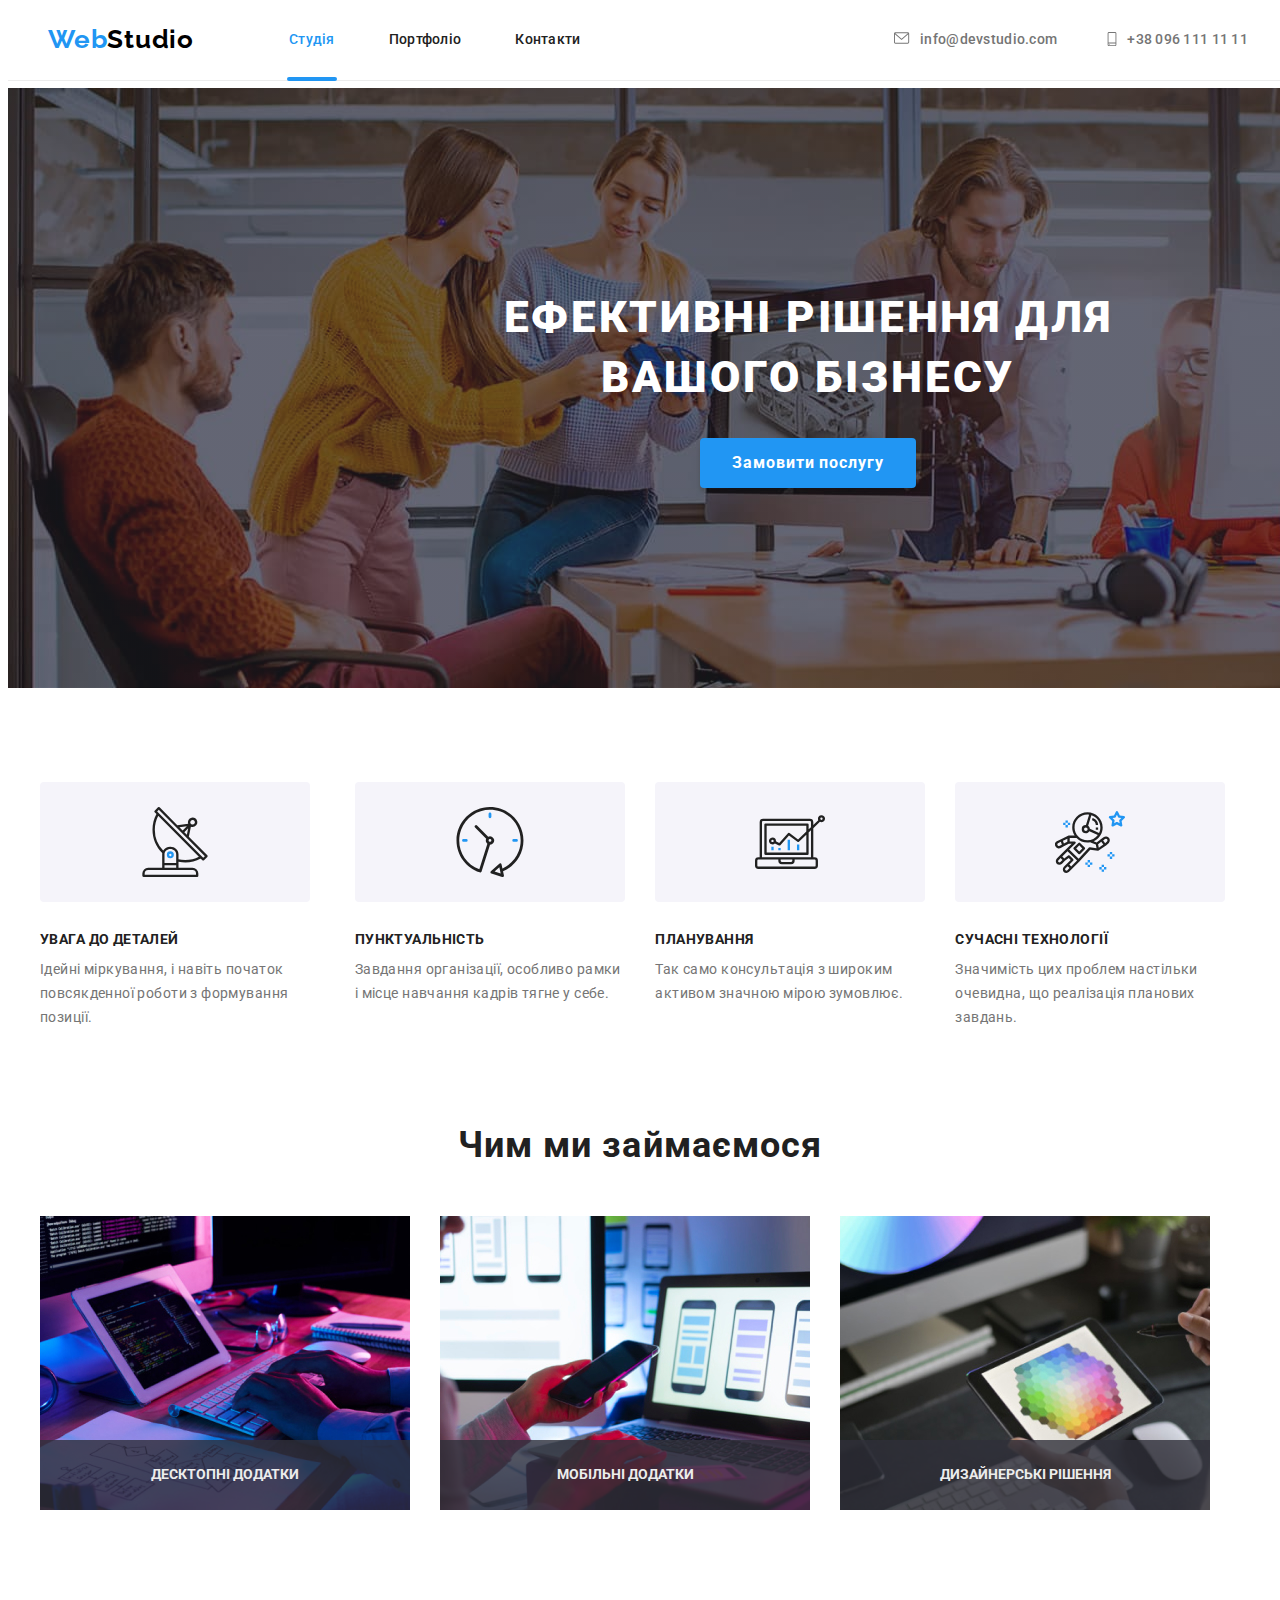
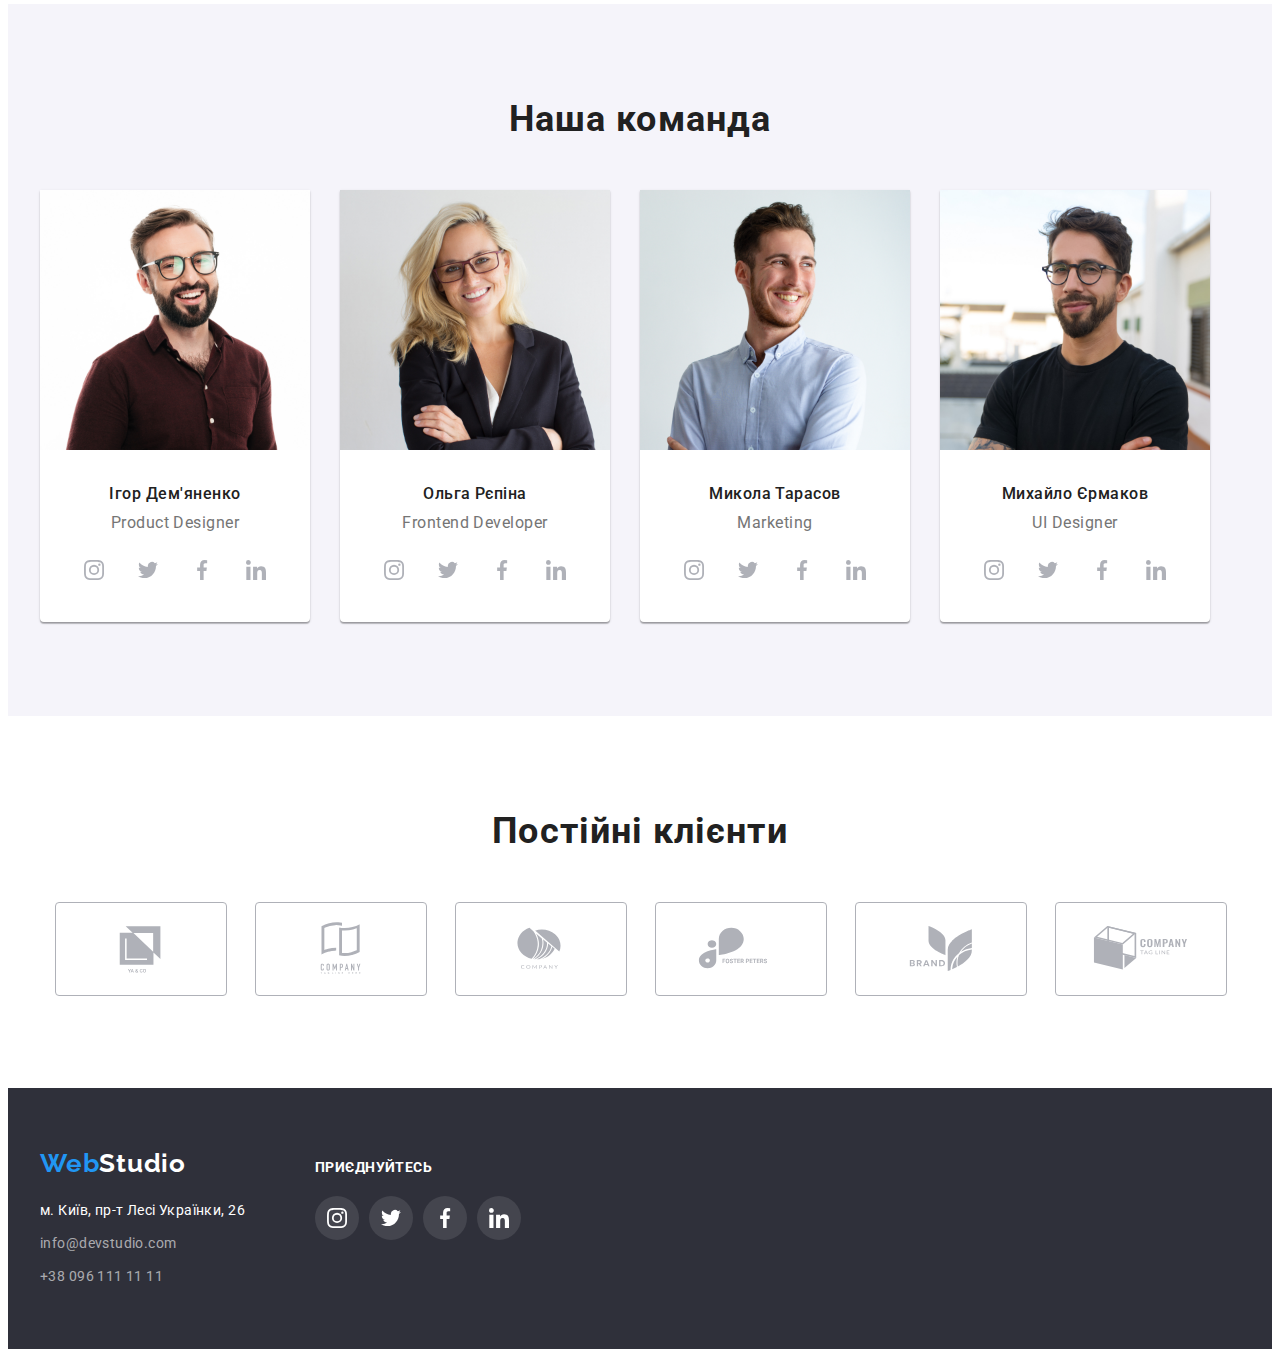
<file: index.html>
<!DOCTYPE html>
<html lang="uk-ua">
  <head>
    <meta charset="UTF-8" />
    <meta http-equiv="X-UA-Compatible" content="IE=edge" />
    <link rel="preconnect" href="https://fonts.googleapis.com" />
    <link rel="preconnect" href="https://fonts.gstatic.com" crossorigin />
    <link
      href="https://fonts.googleapis.com/css2?family=Raleway:wght@700&family=Roboto:wght@400;500;700;900&display=swap"
      rel="stylesheet"
    />
    <link
      rel="stylesheet"
      href="https://cdnjs.cloudflare.com/ajax/libs/modern-normalize/1.1.0/modern-normalize.min.css"
      integrity="sha512-wpPYUAdjBVSE4KJnH1VR1HeZfpl1ub8YT/NKx4PuQ5NmX2tKuGu6U/JRp5y+Y8XG2tV+wKQpNHVUX03MfMFn9Q=="
      crossorigin="anonymous"
      referrerpolicy="no-referrer"
    />

    <link rel="stylesheet" href="css/styles.css" />
    <title>Веб-студія</title>
  </head>
  <body>
    <header class="headsite">
      <div class="container main-nav">
        <nav class="site-nav">
          <a href="./index.html" lang="en" class="logo"
            >Web<span class="logo-dark">Studio</span></a
          >
          <ul class="otherpages-list list">
            <li class="otherpages-item">
              <a href="./index.html" class="otherpages-link link current"
                >Студія</a
              >
            </li>
            <li class="otherpages-item">
              <a
                href="./portfolio.html"
                target="_parent"
                class="otherpages-link link"
                >Портфоліо</a
              >
            </li>
            <li class="otherpages-item">
              <a href="" class="otherpages-link link">Контакти</a>
            </li>
          </ul>
        </nav>
        <ul class="contacts-list list">
          <li class="contacts-item">
            <a
              href="mailto:info@devstudio.com"
              lang="en"
              class="contacts-link link"
            >
              <svg class="contacts-icon-mail" width="16" height="12">
                <use href="./img/icons.svg#icon-envelope"></use>
              </svg>
              info@devstudio.com</a
            >
          </li>
          <li class="contacts-item">
            <a href="tel:+380961111111" class="contacts-link link">
              <svg class="contacts-icon-tel" width="10" height="14">
                <use href="./img/icons.svg#icon-smartphone"></use>
              </svg>
              +38 096 111 11 11</a
            >
          </li>
        </ul>
      </div>
    </header>
    <main>
      <section class="hero">
        <div class="container">
          <h1 class="hero-title">Ефективні рішення для вашого бізнесу</h1>
          <button type="button" class="hero-button button" data-modal-open>
            Замовити послугу
          </button>
        </div>
      </section>
      <section class="section">
        <div class="container">
          <h2 class="benefits-title">Наші переваги</h2>
          <ul class="benefits-list list">
            <li class="benefits-item">
              <div class="benefits-icon-container">
                <svg width="70" height="70">
                  <use href="./img/icons.svg#icon-antenna"></use>
                </svg>
              </div>
              <h3 class="benefits-subtitle">Увага до деталей</h3>
              <p class="benefits-ph">
                Ідейні міркування, і навіть початок повсякденної роботи з
                формування позиції.
              </p>
            </li>
            <li class="benefits-item">
              <div class="benefits-icon-container">
                <svg width="70" height="70">
                  <use href="./img/icons.svg#icon-clock"></use>
                </svg>
              </div>
              <h3 class="benefits-subtitle">Пунктуальність</h3>
              <p class="benefits-ph">
                Завдання організації, особливо рамки і місце навчання кадрів
                тягне у себе.
              </p>
            </li>
            <li class="benefits-item">
              <div class="benefits-icon-container">
                <svg width="70" height="70">
                  <use href="./img/icons.svg#icon-diagram"></use>
                </svg>
              </div>
              <h3 class="benefits-subtitle">Планування</h3>
              <p class="benefits-ph">
                Так само консультація з широким активом значною мірою зумовлює.
              </p>
            </li>
            <li class="benefits-item">
              <div class="benefits-icon-container">
                <svg width="70" height="70">
                  <use href="./img/icons.svg#icon-astronaut"></use>
                </svg>
              </div>
              <h3 class="benefits-subtitle">Сучасні технології</h3>
              <p class="benefits-ph">
                Значимість цих проблем настільки очевидна, що реалізація
                планових завдань.
              </p>
            </li>
          </ul>
        </div>
      </section>
      <section class="what-we-do-section section">
        <div class="container">
          <h2 class="what-we-do-title">Чим ми займаємося</h2>
          <ul class="what-we-do-list list">
            <li class="what-we-can-do-item">
              <img src="./img/box1.jpg" alt="програмування" width="370" />
              <h3 class="item-title">десктопні додатки</h3>
            </li>
            <li class="what-we-can-do-item">
              <img src="./img/box2.jpg" alt="мобільний додаток" width="370" />
              <h3 class="item-title">мобільні додатки</h3>
            </li>
            <li class="what-we-can-do-item">
              <img
                class="what-we-do-photo"
                src="./img/box3.jpg"
                alt="дизайн"
                width="370"
              />
              <h3 class="item-title">дизайнерські рішення</h3>
            </li>
          </ul>
        </div>
      </section>
      <section class="our-team section">
        <div class="container">
          <h2 class="our-team-title">Наша команда</h2>
          <ul class="our-team-list list">
            <li class="our-team-item">
              <img
                src="./img/img-1.jpg"
                alt="Ігор"
                class="our-team-img"
                width="270"
              />
              <div class="our-team-names">
                <h3 class="our-team-subtitle">Ігор Дем'яненко</h3>
                <p class="our-team-ph" lang="en">Product Designer</p>
                <ul class="team-soc list">
                  <li class="team-soc-item">
                    <a href="" class="team-soc-link link">
                      <svg class="team-soc-icon" width="20" height="20">
                        <use href="./img/icons.svg#icon-instagram"></use>
                      </svg>
                    </a>
                  </li>
                  <li class="team-soc-item">
                    <a href="" class="team-soc-link link">
                      <svg class="team-soc-icon" width="20" height="20">
                        <use href="./img/icons.svg#icon-twitter"></use>
                      </svg>
                    </a>
                  </li>
                  <li class="team-soc-item">
                    <a href="" class="team-soc-link link">
                      <svg class="team-soc-icon" width="20" height="20">
                        <use href="./img/icons.svg#icon-facebook"></use>
                      </svg>
                    </a>
                  </li>
                  <li class="team-soc-item">
                    <a href="" class="team-soc-link link">
                      <svg class="team-soc-icon" width="20" height="20">
                        <use href="./img/icons.svg#icon-linkedin"></use>
                      </svg>
                    </a>
                  </li>
                </ul>
              </div>
            </li>
            <li class="our-team-item">
              <img
                src="./img/img-2.jpg"
                alt="Ольга"
                class="our-team-img"
                width="270"
              />
              <div class="our-team-names">
                <h3 class="our-team-subtitle">Ольга Рєпіна</h3>
                <p class="our-team-ph" lang="en">Frontend Developer</p>
                <ul class="team-soc list">
                  <li class="team-soc-item">
                    <a href="" class="team-soc-link link">
                      <svg class="team-soc-icon" width="20" height="20">
                        <use href="./img/icons.svg#icon-instagram"></use>
                      </svg>
                    </a>
                  </li>
                  <li class="team-soc-item">
                    <a href="" class="team-soc-link link">
                      <svg class="team-soc-icon" width="20" height="20">
                        <use href="./img/icons.svg#icon-twitter"></use>
                      </svg>
                    </a>
                  </li>
                  <li class="team-soc-item">
                    <a href="" class="team-soc-link link">
                      <svg class="team-soc-icon" width="20" height="20">
                        <use href="./img/icons.svg#icon-facebook"></use>
                      </svg>
                    </a>
                  </li>
                  <li class="team-soc-item">
                    <a href="" class="team-soc-link link">
                      <svg class="team-soc-icon" width="20" height="20">
                        <use href="./img/icons.svg#icon-linkedin"></use>
                      </svg>
                    </a>
                  </li>
                </ul>
              </div>
            </li>
            <li class="our-team-item">
              <img
                src="./img/img-3.jpg"
                alt="Микола"
                class="our-team-img"
                width="270"
              />
              <div class="our-team-names">
                <h3 class="our-team-subtitle">Микола Тарасов</h3>
                <p class="our-team-ph" lang="en">Marketing</p>
                <ul class="team-soc list">
                  <li class="team-soc-item">
                    <a href="" class="team-soc-link link">
                      <svg class="team-soc-icon" width="20" height="20">
                        <use href="./img/icons.svg#icon-instagram"></use>
                      </svg>
                    </a>
                  </li>
                  <li class="team-soc-item">
                    <a href="" class="team-soc-link link">
                      <svg class="team-soc-icon" width="20" height="20">
                        <use href="./img/icons.svg#icon-twitter"></use>
                      </svg>
                    </a>
                  </li>
                  <li class="team-soc-item">
                    <a href="" class="team-soc-link link">
                      <svg class="team-soc-icon" width="20" height="20">
                        <use href="./img/icons.svg#icon-facebook"></use>
                      </svg>
                    </a>
                  </li>
                  <li class="team-soc-item">
                    <a href="" class="team-soc-link link">
                      <svg class="team-soc-icon" width="20" height="20">
                        <use href="./img/icons.svg#icon-linkedin"></use>
                      </svg>
                    </a>
                  </li>
                </ul>
              </div>
            </li>
            <li class="our-team-item">
              <img
                src="./img/img-4.jpg"
                alt="Михайло"
                class="our-team-img"
                width="270"
              />
              <div class="our-team-names">
                <h3 class="our-team-subtitle">Михайло Єрмаков</h3>
                <p class="our-team-ph" lang="en">UI Designer</p>
                <ul class="team-soc list">
                  <li class="team-soc-item">
                    <a href="" class="team-soc-link link">
                      <svg class="team-soc-icon" width="20" height="20">
                        <use href="./img/icons.svg#icon-instagram"></use>
                      </svg>
                    </a>
                  </li>
                  <li class="team-soc-item">
                    <a href="" class="team-soc-link link">
                      <svg class="team-soc-icon" width="20" height="20">
                        <use href="./img/icons.svg#icon-twitter"></use>
                      </svg>
                    </a>
                  </li>
                  <li class="team-soc-item">
                    <a href="" class="team-soc-link link">
                      <svg class="team-soc-icon" width="20" height="20">
                        <use href="./img/icons.svg#icon-facebook"></use>
                      </svg>
                    </a>
                  </li>
                  <li class="team-soc-item">
                    <a href="" class="team-soc-link link">
                      <svg class="team-soc-icon" width="20" height="20">
                        <use href="./img/icons.svg#icon-linkedin"></use>
                      </svg>
                    </a>
                  </li>
                </ul>
              </div>
            </li>
          </ul>
        </div>
      </section>
      <section class="section">
        <div class="container">
          <h2 class="clients-title">Постійні клієнти</h2>
          <ul class="clients-list list">
            <li class="clients-item">
              <a href="" class="clients-link link">
                <svg class="clients-icon" width="106" height="60">
                  <use href="./img/icons.svg#icon-client-1"></use>
                </svg>
              </a>
            </li>
            <li class="clients-item">
              <a href="" class="clients-link link">
                <svg class="clients-icon" width="106" height="60">
                  <use href="./img/icons.svg#icon-client-2"></use>
                </svg>
              </a>
            </li>
            <li class="clients-item">
              <a href="" class="clients-link link">
                <svg class="clients-icon" width="106" height="60">
                  <use href="./img/icons.svg#icon-client-3"></use>
                </svg>
              </a>
            </li>
            <li class="clients-item">
              <a href="" class="clients-link link">
                <svg class="clients-icon" width="106" height="60">
                  <use href="./img/icons.svg#icon-client-4"></use>
                </svg>
              </a>
            </li>
            <li class="clients-item">
              <a href="" class="clients-link link">
                <svg class="clients-icon" width="106" height="60">
                  <use href="./img/icons.svg#icon-client-5"></use>
                </svg>
              </a>
            </li>
            <li class="clients-item">
              <a href="" class="clients-link link">
                <svg class="clients-icon" width="106" height="60">
                  <use href="./img/icons.svg#icon-client-6"></use>
                </svg>
              </a>
            </li>
          </ul>
        </div>
      </section>
    </main>
    <footer class="footsite">
      <div class="container footer">
        <div class="left-footer">
          <a href="" lang="en" class="logo">
            Web<span class="logo-light">Studio</span></a
          >
          <address class="address-section">
            <ul class="address-list list">
              <li class="address-item">
                <a href="м.Київ,пр-тЛесіУкраїнки,26" class="address-link link"
                  >м. Київ, пр-т Лесі Українки, 26</a
                >
              </li>
              <li class="address-item">
                <a
                  href="mailto:info@devstudio.com"
                  lang="en"
                  class="mail-and-phone-link link"
                  >info@devstudio.com</a
                >
              </li>
              <li class="address-item">
                <a href="tel:+380981111111" class="mail-and-phone-link link"
                  >+38 096 111 11 11</a
                >
              </li>
            </ul>
          </address>
        </div>
        <div class="join">
          <h3 class="join-title">Приєднуйтесь</h3>
          <ul class="join-list list">
            <li class="soc-item">
              <a
                href="https://www.instagram.com"
                target="_blank"
                rel="noopener noreferrer"
                class="soc-link link"
              >
                <svg class="soc-icon" width="20" height="20">
                  <use href="./img/icons.svg#icon-instagram"></use>
                </svg>
              </a>
            </li>
            <li class="soc-item">
              <a
                href="https://twitter.com"
                target="_blank"
                rel="noopener noreferrer nofollov"
                class="soc-link link"
              >
                <svg class="soc-icon" width="20" height="20">
                  <use href="./img/icons.svg#icon-twitter"></use>
                </svg>
              </a>
            </li>
            <li class="soc-item">
              <a
                href="https://facebook.com"
                target="_blank"
                rel="noopener noreferrer nofollov"
                class="soc-link link"
              >
                <svg class="soc-icon" width="20" height="20">
                  <use href="./img/icons.svg#icon-facebook"></use>
                </svg>
              </a>
            </li>
            <li class="soc-item">
              <a
                href="https://linkedin.com"
                target="_blank"
                rel="noopener noreferrer nofollov"
                class="soc-link link"
              >
                <svg class="soc-icon" width="20" height="20">
                  <use href="./img/icons.svg#icon-linkedin"></use>
                </svg>
              </a>
            </li>
          </ul>
        </div>
      </div>
    </footer>
    <div class="backdrop is-hidden" data-modal>
      <div class="modal">
        <button type="button" class="modal-close" data-modal-close>
          <svg class="button-close-icon" width="18" height="18">
            <use href="./img/icons.svg#icon-close-black"></use>
          </svg>
        </button>
      </div>
    </div>
    <script src="./js/modal.js"></script>
  </body>
</html>
</file>
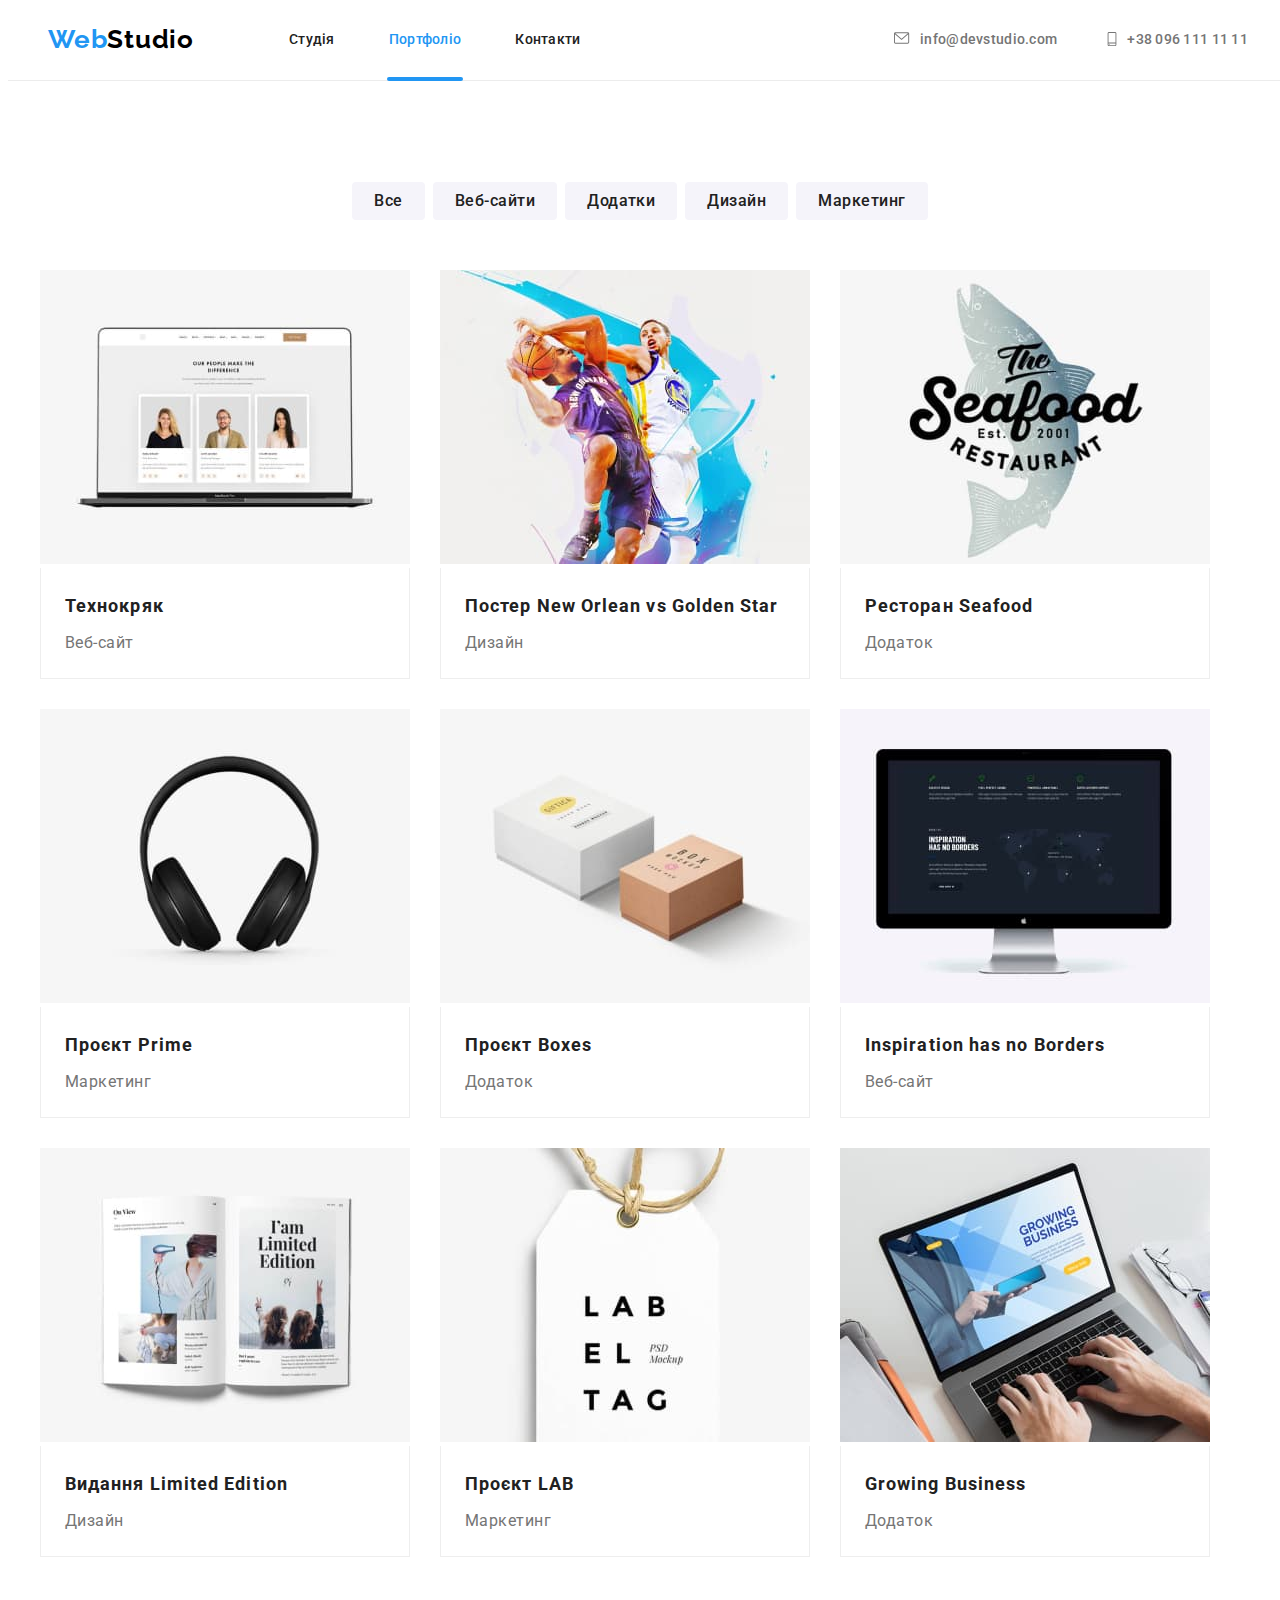
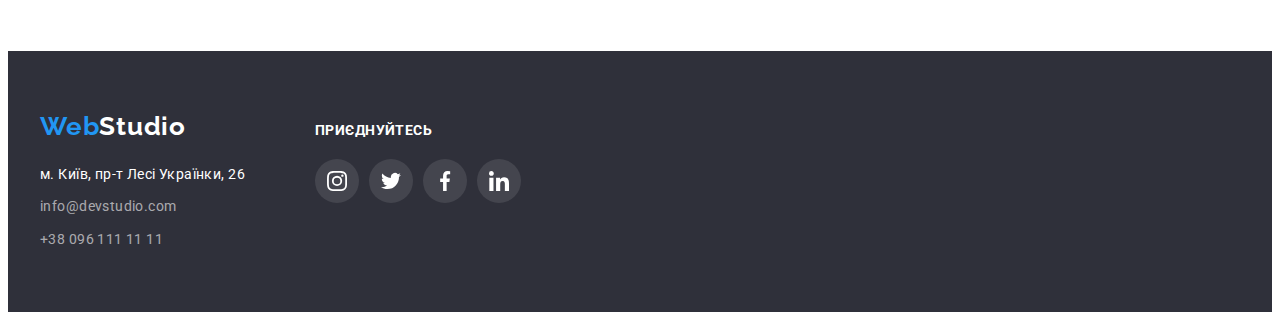
<file: portfolio.html>
<!DOCTYPE html>
<html lang="uk-ua">
  <head>
    <meta charset="UTF-8" />
    <meta http-equiv="X-UA-Compatible" content="IE=edge" />
    <meta name="viewport" content="width=device-width, initial-scale=1.0" />
    <link rel="preconnect" href="https://fonts.googleapis.com" />
    <link rel="preconnect" href="https://fonts.gstatic.com" crossorigin />
    <link
      href="https://fonts.googleapis.com/css2?family=Raleway:wght@700&family=Roboto:wght@400;500;700;900&display=swap"
      rel="stylesheet"
    />
    <link
      rel="stylesheet"
      href="https://cdnjs.cloudflare.com/ajax/libs/modern-normalize/1.1.0/modern-normalize.min.css"
      integrity="sha512-wpPYUAdjBVSE4KJnH1VR1HeZfpl1ub8YT/NKx4PuQ5NmX2tKuGu6U/JRp5y+Y8XG2tV+wKQpNHVUX03MfMFn9Q=="
      crossorigin="anonymous"
      referrerpolicy="no-referrer"
    />
    <link rel="stylesheet" href="css/styles.css" />
    <title>Портфоліо вебстудія</title>
  </head>
  <body>
    <header class="headsite">
      <div class="container main-nav">
        <nav class="site-nav">
          <a href="./index.html" lang="en" class="logo"
            >Web<span class="logo-dark">Studio</span></a
          >
          <ul class="otherpages-list list">
            <li class="otherpages-item">
              <a href="./index.html" class="otherpages-link link">Студія</a>
            </li>
            <li class="otherpages-item">
              <a
                href="./portfolio.html"
                target="_parent"
                class="otherpages-link link current"
                >Портфоліо</a
              >
            </li>
            <li class="otherpages-item">
              <a href="" class="otherpages-link link">Контакти</a>
            </li>
          </ul>
        </nav>
        <ul class="contacts-list list">
          <li class="contacts-item">
            <a
              href="mailto:info@devstudio.com"
              lang="en"
              class="contacts-link link"
            >
              <svg class="contacts-icon-mail" width="16" height="12">
                <use href="./img/icons.svg#icon-envelope"></use>
              </svg>
              info@devstudio.com</a
            >
          </li>
          <li class="contacts-item">
            <a href="tel:+380961111111" class="contacts-link link">
              <svg class="contacts-icon-tel" width="10" height="14">
                <use href="./img/icons.svg#icon-smartphone"></use>
              </svg>
              +38 096 111 11 11</a
            >
          </li>
        </ul>
      </div>
    </header>
    <main>
      <section class="section">
        <div class="container">
          <h1 class="examples-title visually-hidden">Приклади робіт</h1>
          <ul class="filters-list list">
            <li class="filters-item">
              <button type="button" class="filters-button button">Все</button>
            </li>
            <li class="filters-item">
              <button type="button" class="filters-button button">
                Веб-сайти
              </button>
            </li>
            <li class="filters-item">
              <button type="button" class="filters-button button">
                Додатки
              </button>
            </li>
            <li class="filters-item">
              <button type="button" class="filters-button button">
                Дизайн
              </button>
            </li>
            <li class="filters-item">
              <button type="button" class="filters-button button">
                Маркетинг
              </button>
            </li>
          </ul>
          <ul class="examples-list list">
            <li class="examples-item">
              <div class="examples-layout">
                <img
                  src="./img/1.jpg"
                  alt="веб сайт для ресторану"
                  width="370"
                />
                <p class="examples-text">
                  Ресурс пропонує комплексні пропозиції з різним рівнем
                  функціоналу та сервісів. Все це дозволить відвідувачу отримати
                  вичерпні відомості про компанію чи приватну особу.
                </p>
              </div>
              <div class="examples-frame">
                <h2 class="examples-subtitle">Технокряк</h2>
                <p class="examples-ph">Веб-сайт</p>
              </div>
            </li>
            <li class="examples-item">
              <div class="examples-layout">
                <img src="./img/2.jpg" alt="баскетбол афіша" width="370" />
                <p class="examples-text">
                  Ресурс пропонує комплексні пропозиції з різним рівнем
                  функціоналу та сервісів. Все це дозволить відвідувачу отримати
                  вичерпні відомості про компанію чи приватну особу.
                </p>
              </div>
              <div class="examples-frame">
                <h2 class="examples-subtitle">
                  Постер <span lang="en">New Orlean vs Golden Star</span>
                </h2>
                <p class="examples-ph">Дизайн</p>
              </div>
            </li>
            <li class="examples-item">
              <div class="examples-layout">
                <img
                  src="./img/3.jpg"
                  alt="додаток для ресторану"
                  width="370"
                />
                <p class="examples-text">
                  Ресурс пропонує комплексні пропозиції з різним рівнем
                  функціоналу та сервісів. Все це дозволить відвідувачу отримати
                  вичерпні відомості про компанію чи приватну особу.
                </p>
              </div>
              <div class="examples-frame">
                <h2 class="examples-subtitle">
                  Ресторан <span lang="en">Seafood</span>
                </h2>
                <p class="examples-ph">Додаток</p>
              </div>
            </li>
            <li class="examples-item">
              <div class="examples-layout">
                <img src="./img/4.jpg" alt="навушники" width="370" />
                <p class="examples-text">
                  Ресурс пропонує комплексні пропозиції з різним рівнем
                  функціоналу та сервісів. Все це дозволить відвідувачу отримати
                  вичерпні відомості про компанію чи приватну особу.
                </p>
              </div>
              <div class="examples-frame">
                <h2 class="examples-subtitle">
                  Проєкт <span lang="en">Prime</span>
                </h2>
                <p class="examples-ph">Маркетинг</p>
              </div>
            </li>
            <li class="examples-item">
              <div class="examples-layout">
                <img src="./img/5.jpg" alt="коробки" width="370" />
                <p class="examples-text">
                  Ресурс пропонує комплексні пропозиції з різним рівнем
                  функціоналу та сервісів. Все це дозволить відвідувачу отримати
                  вичерпні відомості про компанію чи приватну особу.
                </p>
              </div>
              <div class="examples-frame">
                <h2 class="examples-subtitle">
                  Проєкт <span lang="en">Boxes</span>
                </h2>
                <p class="examples-ph">Додаток</p>
              </div>
            </li>
            <li class="examples-item">
              <div class="examples-layout">
                <img src="./img/6.jpg" alt="аймак вебсайт" width="370" />
                <p class="examples-text">
                  Ресурс пропонує комплексні пропозиції з різним рівнем
                  функціоналу та сервісів. Все це дозволить відвідувачу отримати
                  вичерпні відомості про компанію чи приватну особу.
                </p>
              </div>
              <div class="examples-frame">
                <h2 class="examples-subtitle" lang="en">
                  Inspiration has no Borders
                </h2>
                <p class="examples-ph">Веб-сайт</p>
              </div>
            </li>
            <li class="examples-item">
              <div class="examples-layout">
                <img src="./img/7.jpg" alt="дизайн журналу" width="370" />
                <p class="examples-text">
                  Ресурс пропонує комплексні пропозиції з різним рівнем
                  функціоналу та сервісів. Все це дозволить відвідувачу отримати
                  вичерпні відомості про компанію чи приватну особу.
                </p>
              </div>
              <div class="examples-frame">
                <h2 class="examples-subtitle">
                  Видання <span lang="en">Limited Edition</span>
                </h2>
                <p class="examples-ph">Дизайн</p>
              </div>
            </li>
            <li class="examples-item">
              <div class="examples-layout">
                <img src="./img/8.jpg" alt="бірка" width="370" />
                <p class="examples-text">
                  Ресурс пропонує комплексні пропозиції з різним рівнем
                  функціоналу та сервісів. Все це дозволить відвідувачу отримати
                  вичерпні відомості про компанію чи приватну особу.
                </p>
              </div>
              <div class="examples-frame">
                <h2 class="examples-subtitle">
                  Проєкт <span lang="en">LAB</span>
                </h2>
                <p class="examples-ph">Маркетинг</p>
              </div>
            </li>
            <li class="examples-item">
              <div class="examples-layout">
                <img src="./img/9.jpg" alt="додаток лептоп" width="370" />
                <p class="examples-text">
                  Ресурс пропонує комплексні пропозиції з різним рівнем
                  функціоналу та сервісів. Все це дозволить відвідувачу отримати
                  вичерпні відомості про компанію чи приватну особу.
                </p>
              </div>
              <div class="examples-frame">
                <h2 class="examples-subtitle" lang="en">Growing Business</h2>
                <p class="examples-ph">Додаток</p>
              </div>
            </li>
          </ul>
        </div>
      </section>
    </main>
    <footer class="footsite">
      <div class="container footer">
        <div class="left-footer">
          <a href="./index.html" lang="en" class="logo"
            >Web<span class="logo-light">Studio</span></a
          >
          <address class="address-section">
            <ul class="address-list list">
              <li class="address-item">
                <a href="м.Київ,пр-тЛесіУкраїнки,26" class="address-link link"
                  >м. Київ, пр-т Лесі Українки, 26</a
                >
              </li>
              <li class="address-item">
                <a
                  href="mailto:info@devstudio.com"
                  lang="en"
                  class="mail-and-phone-link link"
                  >info@devstudio.com</a
                >
              </li>
              <li class="address-item">
                <a href="tel:+380971111111" class="mail-and-phone-link link"
                  >+38 096 111 11 11</a
                >
              </li>
            </ul>
          </address>
        </div>
        <div class="join">
          <h3 class="join-title">Приєднуйтесь</h3>
          <ul class="join-list list">
            <li class="soc-item">
              <a
                href="https://www.instagram.com"
                target="_blank"
                rel="noopener noreferrer"
                class="soc-link link"
              >
                <svg class="soc-icon" width="20" height="20">
                  <use href="./img/icons.svg#icon-instagram"></use>
                </svg>
              </a>
            </li>
            <li class="soc-item">
              <a
                href="https://twitter.com"
                target="_blank"
                rel="noopener noreferrer nofollov"
                class="soc-link link"
              >
                <svg class="soc-icon" width="20" height="20">
                  <use href="./img/icons.svg#icon-twitter"></use>
                </svg>
              </a>
            </li>
            <li class="soc-item">
              <a
                href="https://facebook.com"
                target="_blank"
                rel="noopener noreferrer nofollov"
                class="soc-link link"
              >
                <svg class="soc-icon" width="20" height="20">
                  <use href="./img/icons.svg#icon-facebook"></use>
                </svg>
              </a>
            </li>
            <li class="soc-item">
              <a
                href="https://linkedin.com"
                target="_blank"
                rel="noopener noreferrer nofollov"
                class="soc-link link"
              >
                <svg class="soc-icon" width="20" height="20">
                  <use href="./img/icons.svg#icon-linkedin"></use>
                </svg>
              </a>
            </li>
          </ul>
        </div>
      </div>
    </footer>
  </body>
</html>
</file>
<file: css/styles.css>
/* -------------general and logo----------------- */
:root {
  --accent-color: #2196f3;
  --normal-color: #ffffff;
  --primary-color: #212121;
  --minor-color: #757575;
  --secondary-color: #f5f4fa;
  --icon-color: #afb1b8;
  --color-decor: #afb1b8;
  --header-border: 1px;
  --cubic: cubic-bezier(0.4, 0, 0.2, 1);
  --timing: 250ms;
}

body {
  position: relative;
  font-family: "Roboto", sans-serif;
  color: var(--primary-color);
  padding-top: 80px;
}

h1,
h2,
h3,
h4,
h5,
h6,
p,
ul {
  margin: 0;
  padding-left: 0;
}

.container {
  width: 1200px;
  padding: 0px 15px;
  margin: 0 auto;
}

.logo {
  font-family: "Raleway";
  font-weight: 700;
  font-size: 26px;
  line-height: 1.2;
  letter-spacing: 0.03em;
  color: var(--accent-color);
  text-decoration: none;
}

.logo-dark {
  color: #000000;
}

.logo-light {
  color: var(--normal-color);
}

.list {
  list-style: none;
}

.link {
  text-decoration: none;
  font-size: 14px;
}

.link:hover,
.link:focus {
  color: var(--accent-color);
}

.button {
  font-family: inherit;
  border: none;
  cursor: pointer;
  font-size: 16px;
}

.section {
  padding-top: 94px;
  padding-bottom: 94px;
}

/* -------visually-hidden-title--------- */
.benefits-title,
.examples-title {
  position: absolute;
  white-space: nowrap;
  width: 1px;
  height: 1px;
  overflow: hidden;
  border: 0;
  padding: 0;
  clip: rect(0 0 0 0);
  clip-path: inset(50%);
  margin: -1px;
}

/* --------------------header----------------------*/

.headsite {
  border-bottom: 1px solid #ececec;
  position: fixed;
  background-color: var(--normal-color);
  width: 100%;
  top: 0;
  z-index: 1;
}

.main {
  padding-top: 80px;
}
.site-nav .logo {
  padding-top: 24px;
  margin-right: 93px;
}

.site-nav .current {
  color: var(--accent-color);
  position: relative;
}

.site-nav,
.otherpages-list,
.main-nav,
.contacts-list {
  display: flex;
  font-weight: 500;
  font-size: 14px;
  line-height: 1.14;
  letter-spacing: 0.02em;
}

.main-nav {
  justify-content: space-between;
}

.otherpages-item:not(:last-child),
.contacts-item:not(:last-child) {
  margin-right: 50px;
}

.otherpages-link,
.contacts-link {
  font-weight: 500;
  line-height: 1.14;
  letter-spacing: 0.02em;
  color: inherit;
  display: block;
  padding: 32px 0px;
  transition-property: color, background-color, box-shadow;
  transition-duration: var(--timing);
  transition-timing-function: var(--cubic);
}

.otherpages-link {
  position: relative;
  padding-left: 2px;
  padding-right: 2px;
}

.site-nav .current::after {
  content: "";
  width: 100%;
  height: 4px;
  background-color: var(--accent-color);
  border-radius: 2px;
  position: absolute;
  bottom: calc(0px - var(--header-border));
  right: 0;
}

.contacts-link {
  font-style: normal;
  color: var(--minor-color);
  display: flex;
  fill: currentColor;
  transition-property: color, background-color, box-shadow;
  transition-duration: var(--timing);
  transition-timing-function: var(--cubic);
}

.contacts-icon-tel {
  margin-right: 10px;
}

.contacts-icon-mail {
  margin-right: 10px;
}
/* ----------------hero----------------- */
.hero {
  width: 1600px;
  margin-left: auto;
  margin-right: auto;
  background-color: #2f303a;
  text-align: center;
  letter-spacing: 0.06em;
  padding-top: 200px;
  padding-bottom: 200px;
  background-image: linear-gradient(
      to right,
      rgba(47, 48, 58, 0.4),
      rgba(47, 48, 58, 0.4)
    ),
    url(../img/hero-img.jpg);
  background-position: center;
  background-repeat: no-repeat;
  background-size: cover;
}

.hero-title {
  max-width: 696px;
  font-weight: 900;
  font-size: 44px;
  line-height: 1.36;
  margin: 0 auto;
  margin-bottom: 30px;
  letter-spacing: 0.06em;
  text-transform: uppercase;
  color: var(--normal-color);
}

.hero-button {
  font-weight: 700;
  line-height: 1.88;
  letter-spacing: 0.06em;
  color: var(--normal-color);
  background-color: var(--accent-color);
  box-shadow: 0px 4px 4px rgba(0, 0, 0, 0.15);
  border-radius: 4px;
  padding: 10px 32px 10px 32px;
  min-width: 216px;
  transition-property: background-color, color;
  transition-duration: var(--timing);
  transition-timing-function: var(--cubic);
}

.hero-button:hover,
.hero-button:focus {
  color: var(--normal-color);
  background-color: #188ce8;
  box-shadow: 0px 4px 4px rgba(0, 0, 0, 0.15);
  border-radius: 4px;
}

/* -----------benefits-------------- */

.benefits-list {
  display: flex;
  column-gap: 30px;
}

.benefits-item {
  flex-basis: calc((100%-90px) / 4);
}

.benefits-icon-container {
  background-color: var(--secondary-color);
  margin-bottom: 30px;
  width: 270px;
  height: 120px;
  border-radius: 4px;
  display: flex;
  justify-content: center;
  align-items: center;
}

.benefits-picture {
  display: flex;
  justify-content: center;
  align-items: center;
  height: 120px;
  background-color: #f5f4fa;
  border-radius: 4px;
  margin-bottom: 30px;
}

.benefits-subtitle {
  margin-bottom: 10px;
  font-size: 14px;
  line-height: 1.14;
  letter-spacing: 0.03em;
  text-transform: uppercase;
}

.benefits-ph {
  font-size: 14px;
  line-height: 1.71;
  letter-spacing: 0.03em;
  color: var(--minor-color);
}

/*-----------------what-we-do--------*/
.what-we-do-section {
  padding-top: 0;
}

.what-we-do-title {
  font-size: 36px;
  line-height: 1.17;
  text-align: center;
  letter-spacing: 0.03em;
  margin-bottom: 50px;
}

.what-we-do-list {
  display: flex;
  column-gap: 30px;
}
.item-title {
  display: flex;
  justify-content: center;
  align-items: center;
  font-weight: 700;
  font-size: 14px;
  line-height: 1.14;
  text-transform: uppercase;
  position: absolute;
  color: #ececec;
  background-color: rgba(47, 48, 58, 0.8);
  width: 100%;
  height: 70px;
  bottom: 0;
  right: 0;
}
.what-we-can-do-item {
  flex-basis: calc((100%-60px) / 3);
  position: relative;
  display: flex;
}

.img {
  display: block;
  max-width: 100%;
  height: auto;
}

/* ----------------team----------*/
.our-team {
  background-color: var(--secondary-color);
}

.our-team-list {
  text-align: center;
  display: flex;
  column-gap: 30px;
}

.our-team-item {
  flex-basis: calc((100%-90px) / 4);
  background-color: var(--normal-color);
  box-shadow: 0px 1px 3px rgba(0, 0, 0, 0.12), 0px 1px 1px rgba(0, 0, 0, 0.14),
    0px 2px 1px rgba(0, 0, 0, 0.2);
  border-radius: 0px 0px 4px 4px;
}

.our-team-title {
  font-size: 36px;
  line-height: 1.17;
  text-align: center;
  letter-spacing: 0.03em;
  margin-bottom: 50px;
}

.our-team-names {
  padding: 30px 0px;
}

.our-team-subtitle {
  font-weight: 500;
  font-size: 16px;
  line-height: 1.19;
  letter-spacing: 0.03em;
  margin-bottom: 10px;
}

.our-team-ph {
  font-size: 16px;
  line-height: 1.19;
  letter-spacing: 0.03em;
  color: var(--minor-color);
  margin-bottom: 16px;
}

.team-soc {
  display: flex;
  justify-content: center;
  gap: 10px;
}

.team-soc-link {
  width: 44px;
  height: 44px;
  border-radius: 50%;
  display: flex;
  align-items: center;
  justify-content: center;
  fill: var(--color-decor);
  transition-property: fill, background-color;
  transition-duration: var(--timing);
  transition-timing-function: var(--cubic);
}

.team-soc-link:hover,
.team-soc-link:focus {
  fill: var(--normal-color);
  background-color: currentColor;
}

/*-----------------clients-------------------*/

.clients-list {
  display: flex;
  gap: 30px;
  justify-content: center;
}

.clients-item {
  width: 170px;
  height: 92px;
}

.clients-title {
  font-size: 36px;
  line-height: 1.17;
  text-align: center;
  letter-spacing: 0.03em;
  margin-bottom: 50px;
}

.clients-item {
  width: 170px;
  height: 92px;
}

.clients-link {
  display: flex;
  align-items: center;
  justify-content: center;
  fill: var(--color-decor);
  width: 100%;
  height: 100%;
  border: 1px solid var(--color-decor);
  border-radius: 4px;
  transition-property: fill, background-color;
  transition-duration: var(--timing);
  transition-timing-function: var(--cubic);
}

.clients-link:hover,
.clients-link:focus {
  fill: currentColor;
  border-color: currentColor;
}

/* ----------------footer-------------------- */
.footsite {
  background-color: #2f303a;
  padding-top: 60px;
  padding-bottom: 60px;
}
.footer {
  display: flex;
  align-items: baseline;
}

.left-footer {
  margin-right: 70px;
}

.address-section {
  margin-top: 20px;
}

.address-item:nth-child(n + 2) {
  margin-top: 9px;
}

.address-link {
  font-style: normal;
  line-height: 1.71;
  letter-spacing: 0.03em;
  color: var(--normal-color);
}

.mail-and-phone-link {
  font-style: normal;
  line-height: 1.71;
  letter-spacing: 0.03em;
  color: rgba(255, 255, 255, 0.6);
}

.join-list {
  display: flex;
  justify-content: center;
  gap: 10px;
}

.join-title {
  margin-bottom: 20px;
  font-size: 14px;
  line-height: 1.14;
  letter-spacing: 0.03em;
  text-transform: uppercase;
  color: var(--normal-color);
}

.join-list .soc-link {
  display: flex;
  justify-content: center;
  align-items: center;
  width: 44px;
  height: 44px;
  border-radius: 50px;
  fill: var(--normal-color);
  background-color: rgba(255, 255, 255, 0.1);
  transition-property: fill, background-color;
  transition-duration: var(--timing);
  transition-timing-function: var(--cubic);
}

.join-list .soc-link:hover,
.join-list .soc-link:focus {
  background-color: currentColor;
}

/* -------------portfolio-------------- */

.filters-list {
  display: flex;
  justify-content: center;
}

.filters-item:not(:last-child) {
  margin-right: 8px;
}

.filters-button {
  font-weight: 500;
  line-height: 1.63;
  letter-spacing: 0.03em;
  color: inherit;
  background-color: var(--secondary-color);
  border-radius: 4px;
  padding: 6px 22px 6px 22px;
  transition-property: fill, background-color;
  transition-duration: var(--timing);
  transition-timing-function: var(--cubic);
}

.filters-button:hover,
.filters-button:focus {
  color: var(--normal-color);
  background-color: var(--accent-color);
  box-shadow: 0px 3px 1px rgba(0, 0, 0, 0.1), 0px 1px 2px rgba(0, 0, 0, 0.08),
    0px 2px 2px rgba(0, 0, 0, 0.12);
  border-radius: 4px;
}

.examples-list {
  margin-top: 50px;
  display: flex;
  flex-wrap: wrap;
  gap: 30px;
}

.examples-item {
  max-width: calc((100%-60px) / 3);
  background-color: var(--normal-color);
}

.examples-layout {
  position: relative;
  overflow: hidden;
}

.examples-text {
  position: absolute;
  top: 0;
  left: 0;
  font-size: 18px;
  color: #ffffff;
  font-weight: 400;
  line-height: 1.6;
  background-color: rgba(33, 150, 243, 0.9);
  padding: 40px;
  height: 100%;
  transform: translateY(100%);
  transition: transform var(--timing) var(--cubic);
}

.examples-item:hover,
.examples-item:focus {
  box-shadow: 0px 1px 1px rgba(0, 0, 0, 0.12), 0px 4px 4px rgba(0, 0, 0, 0.06),
    1px 4px 6px rgba(0, 0, 0, 0.16);
  cursor: pointer;
}

.examples-item:hover .examples-text {
  transform: translateY(0);
  transition: transform 250ms linear;
  cursor: pointer;
}

.examples-subtitle {
  font-size: 18px;
  line-height: 2;
  letter-spacing: 0.06em;
  margin-bottom: 4px;
}

.examples-ph {
  font-size: 16px;
  line-height: 1.88;
  letter-spacing: 0.03em;
  color: var(--minor-color);
}

.examples-frame {
  padding: 20px 24px 20px 24px;
  border: 1px solid #eeeeee;
  border-top: none;
}

/* ---------------modal-window----------------*/

.backdrop {
  position: fixed;
  top: 0;
  left: 0;
  width: 100%;
  height: 100%;
  z-index: 2;
  background-color: rgba(0, 0, 0, 0.2);
  opacity: 1;
  transition: opacity var(--timing) var(--cubic), visibility 250ms;
}

.modal {
  position: absolute;
  width: 528px;
  min-height: 581px;
  background-color: var(--normal-color);
  border-radius: 4px;
  top: 50%;
  left: 50%;
  overflow: auto;
  transform: translate(-50%, -50%) scale(1);
  transition: transform var(--timing) var(--cubic),
    opacity var(--timing) var(--cubic);
  opacity: 1;
}

.backdrop.is-hidden .modal {
  transform: translate(-50%, -50%) scale(0);
  opacity: 0;
}

.modal-close {
  display: flex;
  position: absolute;
  align-items: center;
  justify-content: center;
  right: 8px;
  top: 8px;
  width: 30px;
  height: 30px;
  border-radius: 50%;
  background-color: var(--normal-color);
  border: 1px solid rgba(0, 0, 0, 0.1);
  cursor: pointer;
}

.backdrop.is-hidden {
  opacity: 0;
  visibility: hidden;
  pointer-events: none;
}
</file>
